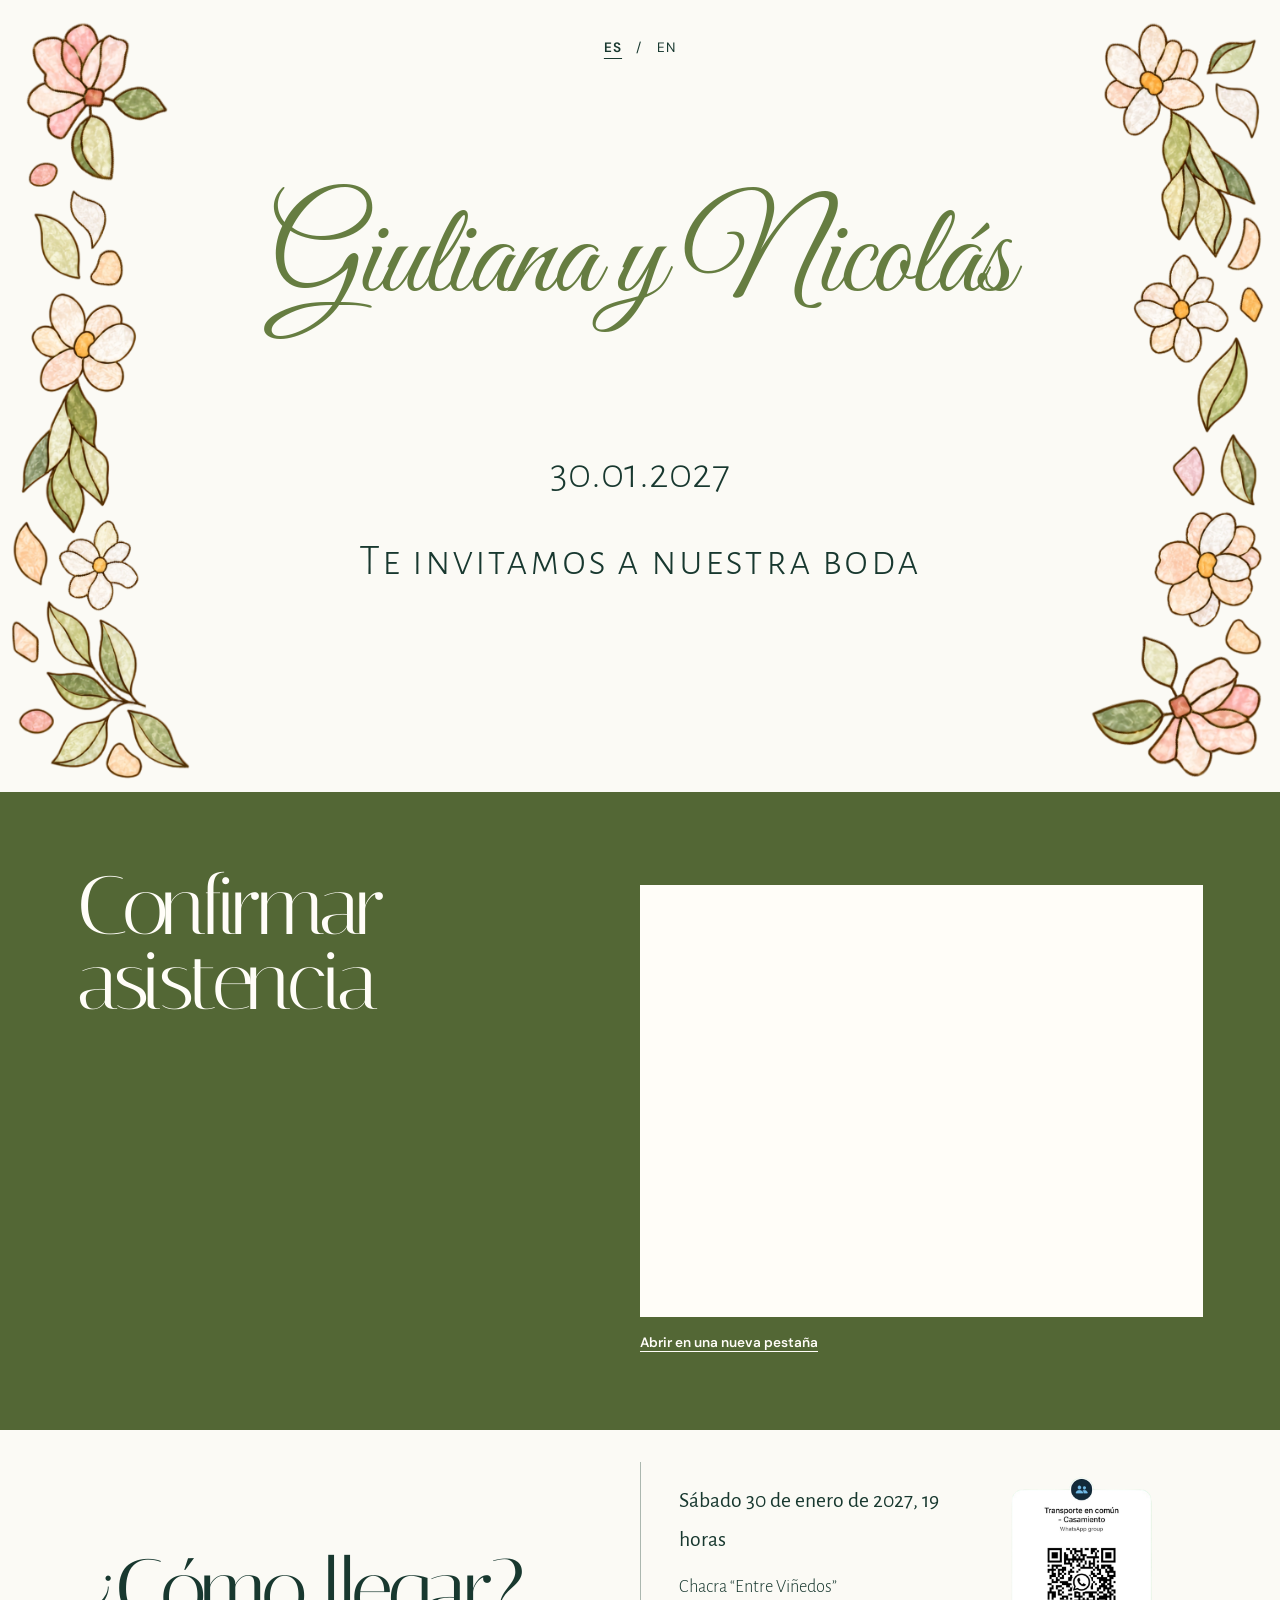
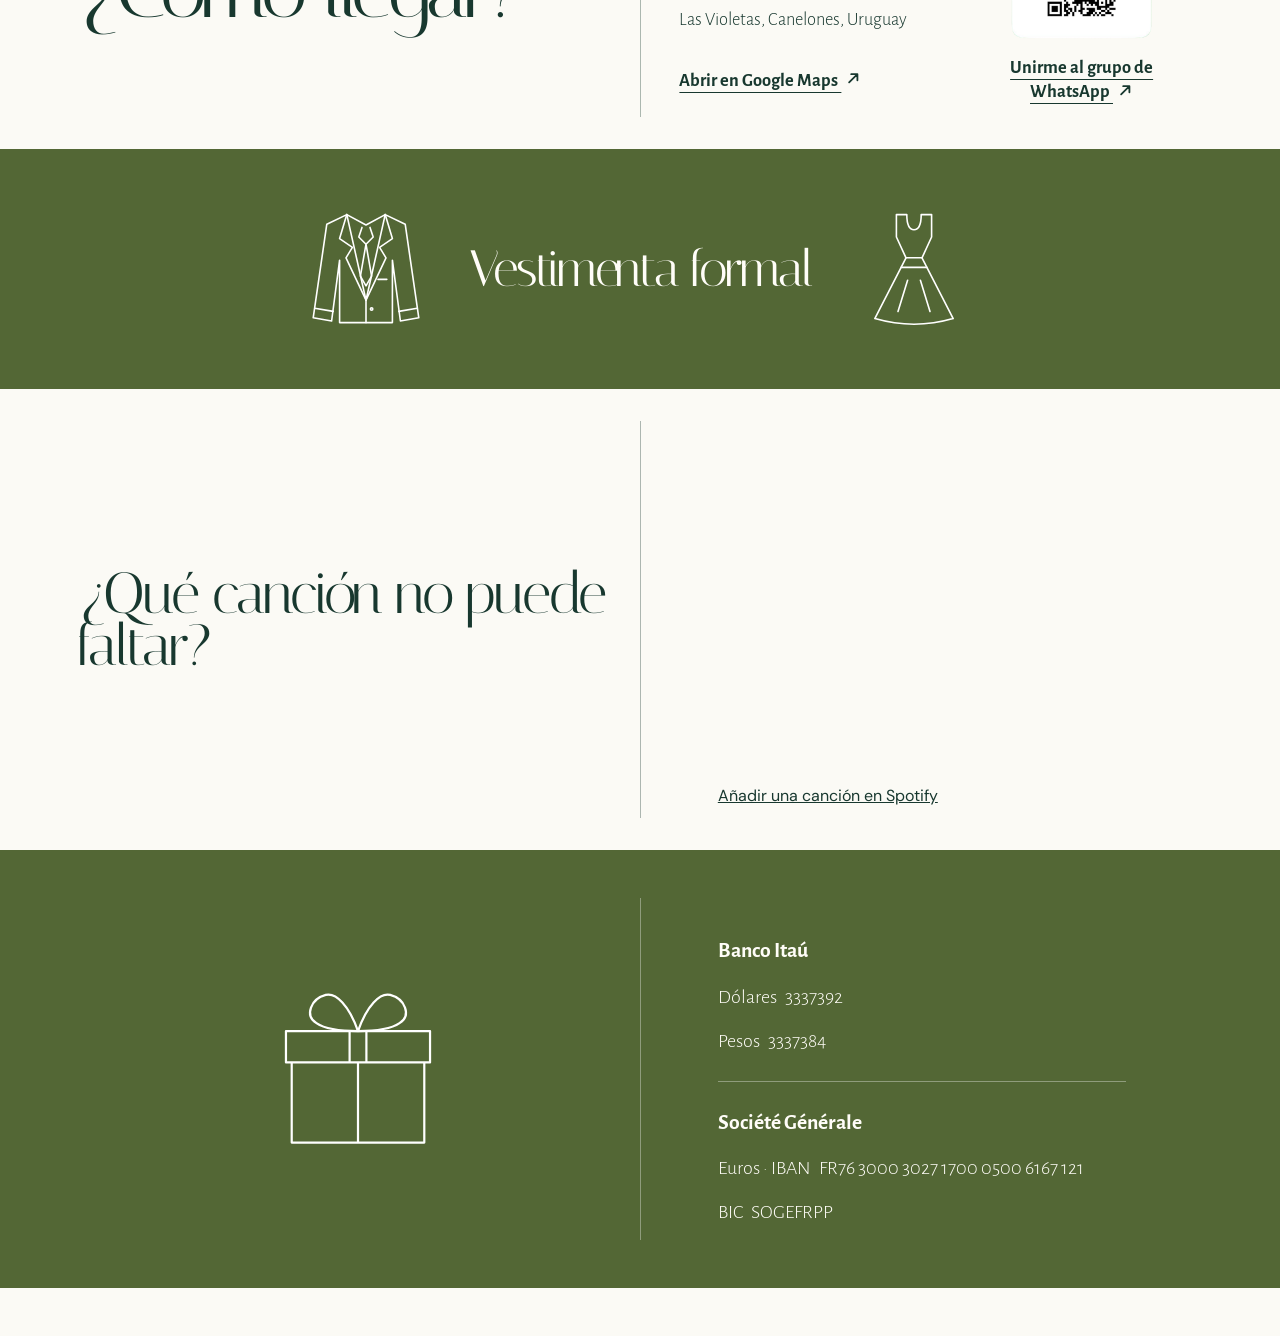
<file: index.html>
<!doctype html>
<html lang="es">
  <head>
    <meta charset="UTF-8" />
    <meta name="viewport" content="width=device-width, initial-scale=1" />
    <meta name="description" content="Giuliana y Nicolás" />
    <title>Giuliana y Nicolás</title>
    <link rel="preconnect" href="https://fonts.googleapis.com" />
    <link rel="preconnect" href="https://fonts.gstatic.com" crossorigin />
    <link href="https://fonts.googleapis.com/css2?family=Alegreya+Sans:wght@300;400;500;600&family=Alegreya+Sans+SC:wght@300;400;500&family=DM+Sans:wght@400;500;600&family=Great+Vibes&family=Italiana&display=swap" rel="stylesheet" />
    <link rel="stylesheet" href="styles.css" />
  </head>
  <body>
    <nav class="language-switch" aria-label="Idioma">
      <a href="index.html" lang="es" hreflang="es" aria-current="page">ES</a>
      <span aria-hidden="true">/</span>
      <a href="en.html" lang="en" hreflang="en">EN</a>
    </nav>
    <main class="invitation" aria-labelledby="wedding-title">
      <h1 id="wedding-title" class="visually-hidden">Giuliana y Nicolás</h1>
      <img class="flowers flowers--left" src="assets/flowers-left.png" alt="" aria-hidden="true" />
      <div class="invitation__center">
        <p class="names-text">Giuliana<span class="names-text__mobile-break" aria-hidden="true"><br /></span><span class="names-text__connector"> y </span>Nicolás</p>
        <div class="event-info">
          <p class="event-info__date">30.01.2027</p>
          <p class="event-info__invitation">Te invitamos a nuestra boda</p>
        </div>
      </div>
      <img class="flowers flowers--right" src="assets/flowers-right.png" alt="" aria-hidden="true" />
    </main>

    <section class="rsvp" id="rsvp" aria-labelledby="rsvp-title">
      <div class="rsvp__intro">
        <h2 id="rsvp-title">Confirmar asistencia</h2>
      </div>
      <div class="rsvp-form">
        <iframe
          class="rsvp-form__embed"
          src="https://docs.google.com/forms/d/e/1FAIpQLSexYNaYGW8UoQyg7f9_EmeTzEDgkeHgZBoAXlFUQQeJTzdV7g/viewform?embedded=true"
          title="Formulario de confirmación de asistencia"
          loading="lazy"
        >Cargando formulario…</iframe>
        <p class="rsvp-form__fallback">
          <a href="https://docs.google.com/forms/d/e/1FAIpQLSexYNaYGW8UoQyg7f9_EmeTzEDgkeHgZBoAXlFUQQeJTzdV7g/viewform?usp=header" target="_blank" rel="noreferrer">Abrir en una nueva pestaña</a>
        </p>
      </div>
    </section>

    <section class="details" aria-labelledby="venue-title">
      <div class="details__heading">
        <h2 id="venue-title">¿Cómo llegar?</h2>
      </div>
      <div class="details__content">
        <div class="details__address">
        <p class="details__date">Sábado 30 de enero de 2027, 19 horas</p>
        <address>
          Chacra “Entre Viñedos”<br />Las Violetas, Canelones, Uruguay
        </address>
        <a class="text-link" href="https://maps.app.goo.gl/vXwZ5cYCHZ2GvhXVA" target="_blank" rel="noreferrer">
          Abrir en Google Maps
          <svg class="text-link__icon" aria-hidden="true" viewBox="0 0 16 16" fill="none">
            <path d="M4 12 12 4M6 4h6v6" stroke="currentColor" stroke-width="1.75" stroke-linecap="round" stroke-linejoin="round" />
          </svg>
        </a>
        </div>
      <a class="details__transport" href="https://chat.whatsapp.com/HbonAlKTDCjJUm64de46P4" target="_blank" rel="noreferrer">
        <img class="details__qr" src="assets/qr_wpp.png" alt="Código QR para unirse al grupo de WhatsApp de transporte" />
        <span class="details__transport-label text-link">Unirme al grupo de WhatsApp
          <svg class="text-link__icon" aria-hidden="true" viewBox="0 0 16 16" fill="none">
            <path d="M4 12 12 4M6 4h6v6" stroke="currentColor" stroke-width="1.75" stroke-linecap="round" stroke-linejoin="round" />
          </svg>
        </span>
      </a>
      </div>
    </section>

    <section class="dress-code" aria-labelledby="dress-code-title">
      <img class="dress-code__icon" src="assets/formal-attire.svg" alt="" aria-hidden="true" width="160" height="180" />
      <h2 id="dress-code-title">Vestimenta formal</h2>
      <img class="dress-code__icon" src="assets/formal-dress.svg" alt="" aria-hidden="true" width="160" height="180" />
    </section>

    <section class="playlist" aria-labelledby="playlist-title">
      <div class="playlist__heading">
        <h2 id="playlist-title">¿Qué canción no puede faltar?</h2>
      </div>
      <div class="playlist__content">
        <iframe
          class="playlist__embed"
          src="https://open.spotify.com/embed/playlist/00ogenAznVLQHIek65mozo?utm_source=generator"
          title="Playlist del casamiento"
          loading="lazy"
          allow="autoplay; clipboard-write; encrypted-media; fullscreen; picture-in-picture"
        ></iframe>
        <a href="https://open.spotify.com/playlist/00ogenAznVLQHIek65mozo?si=b28577eede9c432b&amp;pt=3b3ae6c0c39dfba39e570ee5e693bd22">Añadir una canción en Spotify</a>
      </div>
    </section>

    <section class="gifts" aria-labelledby="gifts-title">
      <div class="gifts__heading">
        <h2 id="gifts-title"><img class="gifts__image" src="assets/gift.svg" alt="Regalos" width="362" height="372" /></h2>
      </div>
      <div class="gifts__content">
        <h3 class="gifts__region">Banco Itaú</h3>
        <dl class="gifts__account">
          <div><dt>Dólares</dt><dd>3337392</dd></div>
          <div><dt>Pesos</dt><dd>3337384</dd></div>
        </dl>
        <h3 class="gifts__region">Société Générale</h3>
        <dl class="gifts__account">
          <div><dt>Euros · IBAN</dt><dd>FR76 3000 3027 1700 0500 6167 121</dd></div>
          <div><dt>BIC</dt><dd>SOGEFRPP</dd></div>
        </dl>
      </div>
    </section>

    <footer aria-hidden="true"></footer>
  </body>
</html>
</file>
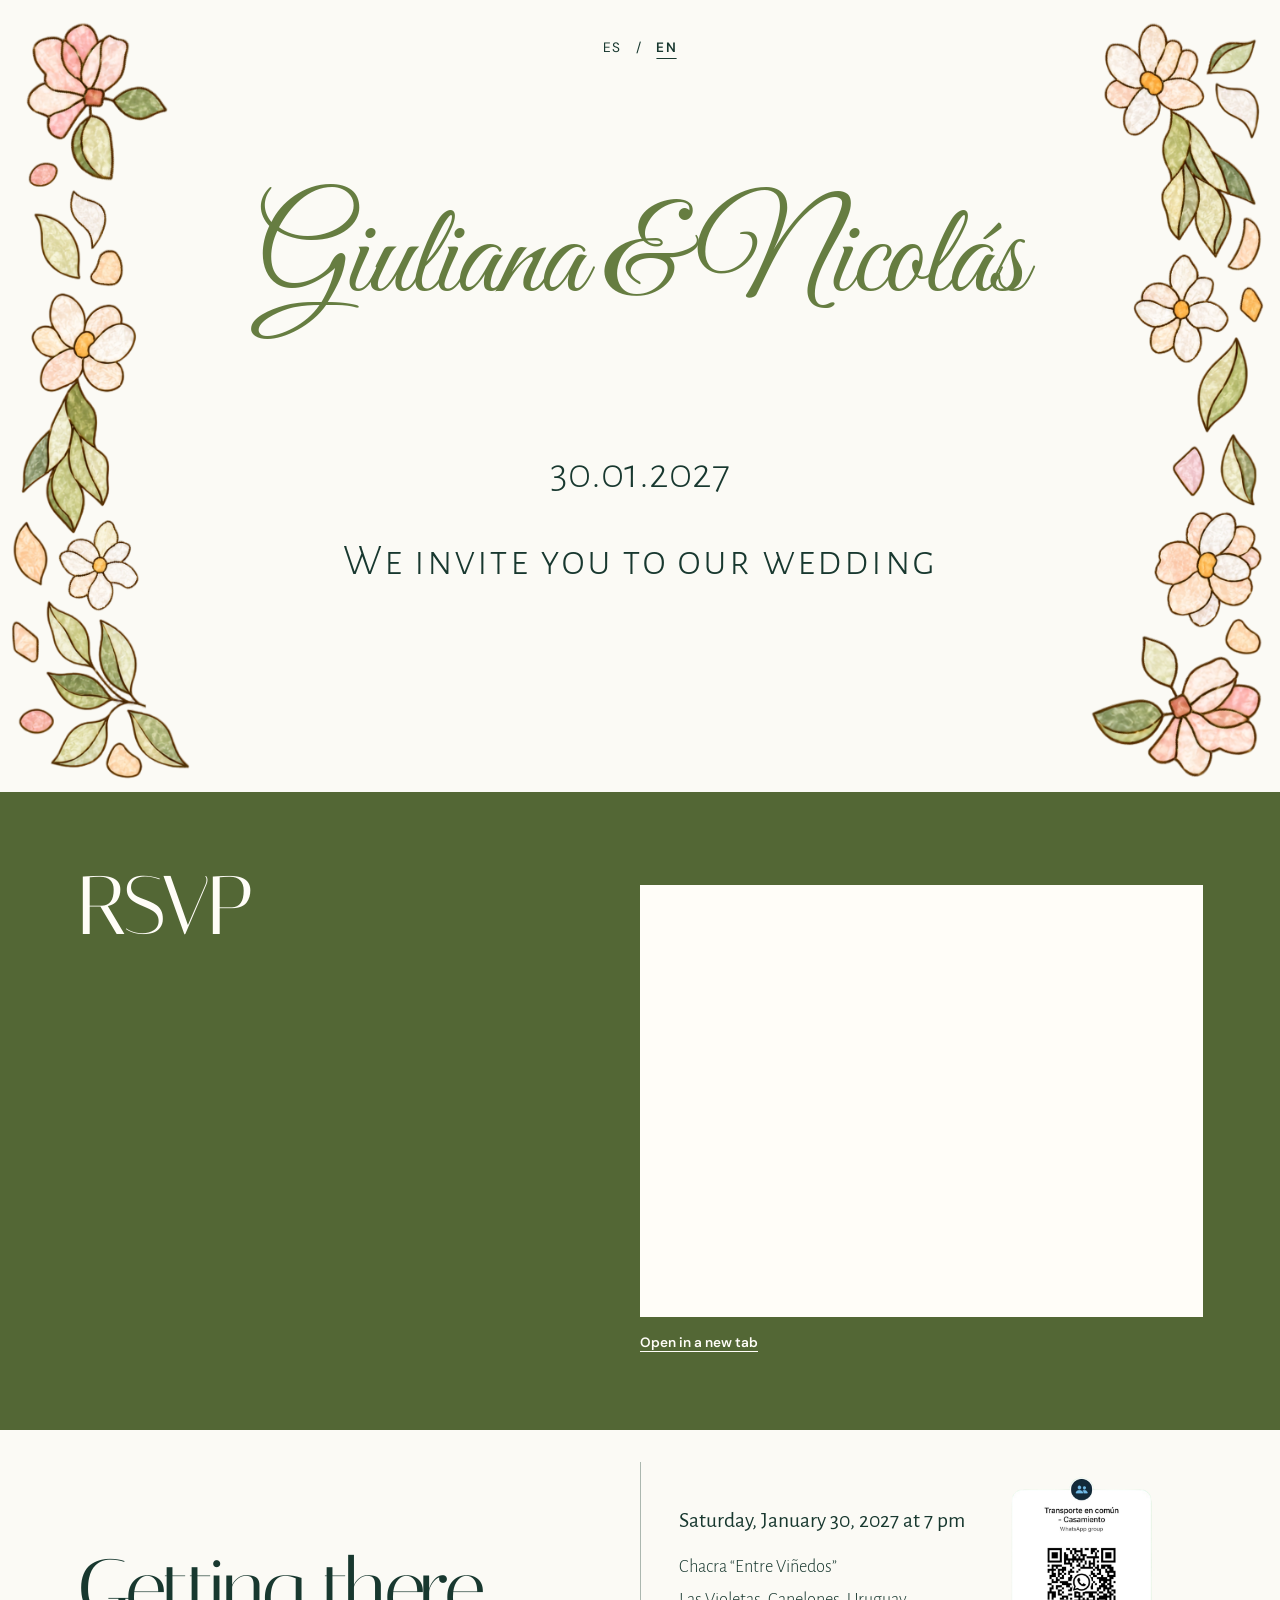
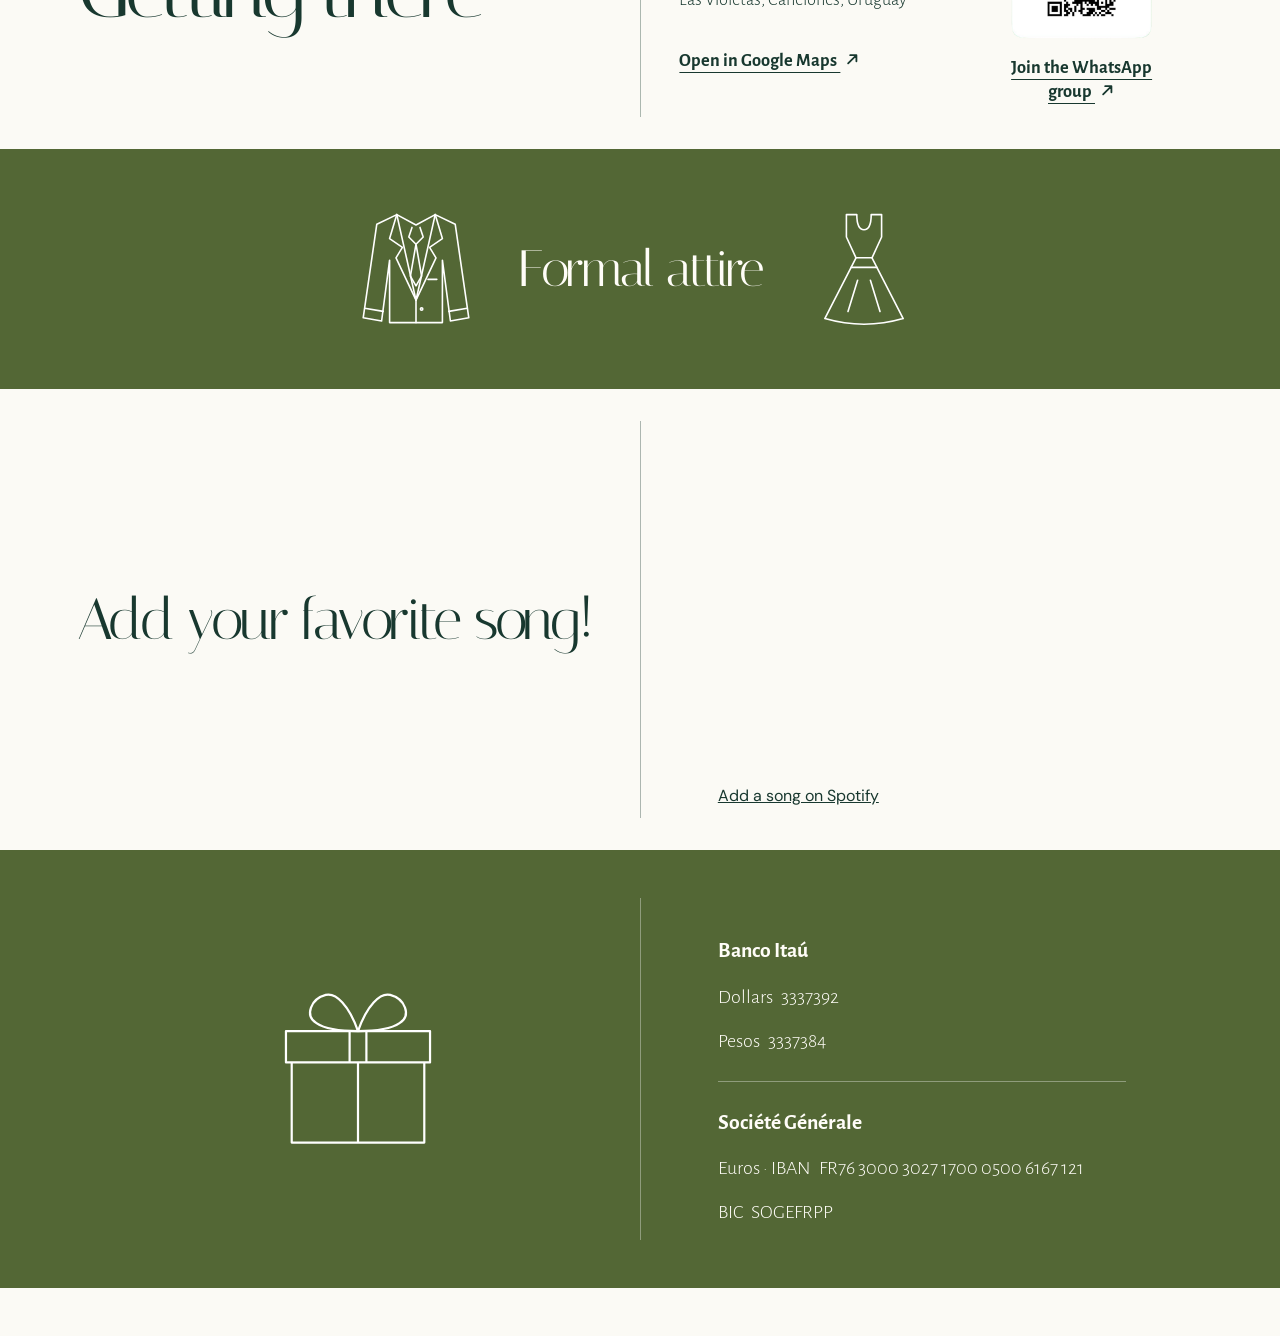
<file: en.html>
<!doctype html>
<html lang="en">
  <head>
    <meta charset="UTF-8" />
    <meta name="viewport" content="width=device-width, initial-scale=1" />
    <meta name="description" content="Giuliana and Nicolás" />
    <title>Giuliana and Nicolás</title>
    <link rel="preconnect" href="https://fonts.googleapis.com" />
    <link rel="preconnect" href="https://fonts.gstatic.com" crossorigin />
    <link href="https://fonts.googleapis.com/css2?family=Alegreya+Sans:wght@300;400;500;600&family=Alegreya+Sans+SC:wght@300;400;500&family=DM+Sans:wght@400;500;600&family=Great+Vibes&family=Italiana&display=swap" rel="stylesheet" />
    <link rel="stylesheet" href="styles.css" />
  </head>
  <body>
    <nav class="language-switch" aria-label="Language">
      <a href="index.html" lang="es" hreflang="es">ES</a>
      <span aria-hidden="true">/</span>
      <a href="en.html" lang="en" hreflang="en" aria-current="page">EN</a>
    </nav>
    <main class="invitation" aria-labelledby="wedding-title">
      <h1 id="wedding-title" class="visually-hidden">Giuliana and Nicolás</h1>
      <img class="flowers flowers--left" src="assets/flowers-left.png" alt="" aria-hidden="true" />
      <div class="invitation__center">
        <p class="names-text">Giuliana<span class="names-text__mobile-break" aria-hidden="true"><br /></span><span class="names-text__connector"> &amp; </span>Nicolás</p>
        <div class="event-info">
          <p class="event-info__date">30.01.2027</p>
          <p class="event-info__invitation">We invite you to our wedding</p>
        </div>
      </div>
      <img class="flowers flowers--right" src="assets/flowers-right.png" alt="" aria-hidden="true" />
    </main>

    <section class="rsvp" id="rsvp" aria-labelledby="rsvp-title">
      <div class="rsvp__intro">
        <h2 id="rsvp-title">RSVP</h2>
      </div>
      <div class="rsvp-form">
        <iframe
          class="rsvp-form__embed"
          src="https://docs.google.com/forms/d/e/1FAIpQLSexYNaYGW8UoQyg7f9_EmeTzEDgkeHgZBoAXlFUQQeJTzdV7g/viewform?embedded=true"
          title="RSVP form (in Spanish)"
          loading="lazy"
        >Loading form…</iframe>
        <p class="rsvp-form__fallback">
          <a href="https://docs.google.com/forms/d/e/1FAIpQLSexYNaYGW8UoQyg7f9_EmeTzEDgkeHgZBoAXlFUQQeJTzdV7g/viewform?usp=header" target="_blank" rel="noreferrer">Open in a new tab</a>
        </p>
      </div>
    </section>

    <section class="details" aria-labelledby="venue-title">
      <div class="details__heading">
        <h2 id="venue-title">Getting there</h2>
      </div>
      <div class="details__content">
        <div class="details__address">
        <p class="details__date">Saturday, January 30, 2027 at 7 pm</p>
        <address>
          Chacra “Entre Viñedos”<br />Las Violetas, Canelones, Uruguay
        </address>
        <a class="text-link" href="https://maps.app.goo.gl/vXwZ5cYCHZ2GvhXVA" target="_blank" rel="noreferrer">
          Open in Google Maps
          <svg class="text-link__icon" aria-hidden="true" viewBox="0 0 16 16" fill="none">
            <path d="M4 12 12 4M6 4h6v6" stroke="currentColor" stroke-width="1.75" stroke-linecap="round" stroke-linejoin="round" />
          </svg>
        </a>
        </div>
      <a class="details__transport" href="https://chat.whatsapp.com/HbonAlKTDCjJUm64de46P4" target="_blank" rel="noreferrer">
        <img class="details__qr" src="assets/qr_wpp.png" alt="QR code to join the transport WhatsApp group" />
        <span class="details__transport-label text-link">Join the WhatsApp group
          <svg class="text-link__icon" aria-hidden="true" viewBox="0 0 16 16" fill="none">
            <path d="M4 12 12 4M6 4h6v6" stroke="currentColor" stroke-width="1.75" stroke-linecap="round" stroke-linejoin="round" />
          </svg>
        </span>
      </a>
      </div>
    </section>

    <section class="dress-code" aria-labelledby="dress-code-title">
      <img class="dress-code__icon" src="assets/formal-attire.svg" alt="" aria-hidden="true" width="160" height="180" />
      <h2 id="dress-code-title">Formal attire</h2>
      <img class="dress-code__icon" src="assets/formal-dress.svg" alt="" aria-hidden="true" width="160" height="180" />
    </section>

    <section class="playlist" aria-labelledby="playlist-title">
      <div class="playlist__heading">
        <h2 id="playlist-title">Add your favorite song!</h2>
      </div>
      <div class="playlist__content">
        <iframe
          class="playlist__embed"
          src="https://open.spotify.com/embed/playlist/00ogenAznVLQHIek65mozo?utm_source=generator"
          title="Wedding playlist"
          loading="lazy"
          allow="autoplay; clipboard-write; encrypted-media; fullscreen; picture-in-picture"
        ></iframe>
        <a href="https://open.spotify.com/playlist/00ogenAznVLQHIek65mozo?si=b28577eede9c432b&amp;pt=3b3ae6c0c39dfba39e570ee5e693bd22">Add a song on Spotify</a>
      </div>
    </section>

    <section class="gifts" aria-labelledby="gifts-title">
      <div class="gifts__heading">
        <h2 id="gifts-title"><img class="gifts__image" src="assets/gift.svg" alt="Gifts" width="362" height="372" /></h2>
      </div>
      <div class="gifts__content">
        <h3 class="gifts__region">Banco Itaú</h3>
        <dl class="gifts__account">
          <div><dt>Dollars</dt><dd>3337392</dd></div>
          <div><dt>Pesos</dt><dd>3337384</dd></div>
        </dl>
        <h3 class="gifts__region">Société Générale</h3>
        <dl class="gifts__account">
          <div><dt>Euros · IBAN</dt><dd>FR76 3000 3027 1700 0500 6167 121</dd></div>
          <div><dt>BIC</dt><dd>SOGEFRPP</dd></div>
        </dl>
      </div>
    </section>

    <footer aria-hidden="true"></footer>
  </body>
</html>
</file>
<file: styles.css>
:root {
  --paper: #fbfaf5;
  --ink: #18382f;
  --names-green: #536735;
  --peach: #efb99d;
  --white: #fffdf8;
  --display: "Italiana", Georgia, serif;
  --body: "DM Sans", Arial, sans-serif;
}

* { box-sizing: border-box; }

html,
body {
  min-height: 100%;
  margin: 0;
  background: var(--paper);
  color: var(--ink);
  font-family: var(--body);
}

a { color: inherit; }

.invitation {
  position: relative;
  display: grid;
  grid-template-columns: clamp(8rem, 18vw, 18rem) minmax(0, 1fr) clamp(8rem, 18vw, 18rem);
  align-items: center;
  min-height: 88svh;
  overflow: hidden;
  background: var(--paper);
}

.flowers {
  display: block;
  width: 100%;
  height: 88svh;
  object-fit: contain;
}

.flowers--left { object-position: left center; }
.flowers--right { object-position: right center; }

.invitation__center {
  width: 100%;
  text-align: center;
}

.names-text {
  display: block;
  margin: 0 auto;
  color: #667d41;
  font-family: "Great Vibes", cursive;
  font-size: clamp(4.5rem, 10vw, 10rem);
  font-weight: 400;
  letter-spacing: -.02em;
  line-height: .9;
  white-space: nowrap;
}

.names-text__mobile-break { display: none; }

.event-info {
  margin: clamp(8rem, 16vh, 5rem) 0 0;
  font-family: "Alegreya Sans", sans-serif;
  font-size: clamp(1.1rem, 1.7vw, 1.5rem);
  font-weight: 300;
  line-height: 1.25;
}

.event-info p { margin: 0; }

.event-info__date {
  font-size: 2em;
  font-weight: 300;
}

.event-info__invitation {
  margin: 2rem 0 0 !important;
  font-family: "Alegreya Sans SC", sans-serif;
  font-size: 2em;
  font-weight: 300;
  letter-spacing: .05em;
}

.event-info__mobile-break { display: none; }

.event-info__venue {
  margin-top: 1.5rem !important;
}

.event-info__location {
  margin-top: .35rem !important;
}

.visually-hidden {
  position: absolute;
  width: 1px;
  height: 1px;
  padding: 0;
  margin: -1px;
  overflow: hidden;
  clip: rect(0, 0, 0, 0);
  white-space: nowrap;
  border: 0;
}

.details,
.rsvp {
  padding: clamp(4rem, 6vw, 6rem);
}

.eyebrow {
  margin: 0 0 1.5rem;
  font-size: .72rem;
  font-weight: 600;
  letter-spacing: .18em;
  text-transform: uppercase;
}

h2 {
  margin: 0;
  font-family: var(--display);
  font-size: clamp(4rem, 9vw, 8rem);
  font-weight: 400;
  line-height: .9;
  letter-spacing: -.045em;
}

#venue-title,
#rsvp-title,
#playlist-title,
#travel-group-title {
  font-size: clamp(2.75rem, 6.5vw, 6rem);
}

#venue-title {
  white-space: nowrap;
}

.details {
  display: grid;
  grid-template-columns: minmax(0, 1fr) minmax(0, 1fr);
  align-items: center;
  min-height: auto;
  padding: 2rem clamp(2rem, 6vw, 6rem);
  background: var(--paper);
  color: var(--ink);
}

.details__content {
  display: grid;
  grid-template-columns: minmax(0, 1fr) auto;
  align-items: center;
  gap: 1rem;
  border-left: 1px solid rgba(24, 56, 47, .35);
  padding: .75rem clamp(1rem, 3vw, 3rem);
  font-family: "Alegreya Sans", sans-serif;
  font-size: 1.15rem;
  font-weight: 300;
  line-height: 1.8;
}

.details__transport {
  display: block;
  width: clamp(8rem, 13vw, 12rem);
  text-align: center;
  text-decoration: none;
  text-underline-offset: .25rem;
}

.details__transport-label {
  display: block;
  margin-top: .75rem;
  font-size: inherit;
  line-height: 1.35;
  text-decoration: underline;
}

.details__qr {
  display: block;
  width: 100%;
  height: auto;
}

.details__date {
  margin: 0 0 .6rem;
  font-size: 1.35rem;
  font-weight: 400;
}

address {
  margin-bottom: 1.75rem;
  font-style: normal;
}

.text-link {
  font-weight: 600;
  text-underline-offset: .35rem;
}

.text-link__icon {
  display: inline-block;
  width: .9em;
  height: .9em;
  margin-left: .2em;
  vertical-align: -.05em;
}

.rsvp {
  display: grid;
  grid-template-columns: .9fr 1.1fr;
  align-items: start;
  gap: clamp(3rem, 8vw, 9rem);
  background: var(--names-green);
  color: var(--white);
}

.rsvp__intro {
  position: sticky;
  top: 5rem;
}

.rsvp__intro > p:last-child {
  max-width: 28rem;
  line-height: 1.6;
}

.rsvp-form {
  width: 100%;
  max-width: 42rem;
  padding-top: 1rem;
}

.rsvp-form__embed {
  display: block;
  width: 100%;
  height: 27rem;
  border: 0;
  background: var(--white);
}

.rsvp-form__fallback {
  margin: 1rem 0 0;
  font-size: .85rem;
  line-height: 1.5;
}

.rsvp-form__fallback a {
  font-weight: 600;
  text-underline-offset: .25rem;
}

.playlist {
  display: grid;
  grid-template-columns: 1fr 1fr;
  align-items: center;
  min-height: auto;
  padding: 2rem clamp(2rem, 6vw, 6rem);
  background: var(--paper);
  color: var(--ink);
}

.playlist__content {
  border-left: 1px solid rgba(24, 56, 47, .35);
  padding: .75rem clamp(2rem, 6vw, 6rem);
}

#playlist-title {
  font-size: clamp(2.25rem, 4.5vw, 4.5rem);
  padding-right: 1.5rem;
}

.dress-code {
  display: flex;
  justify-content: center;
  align-items: center;
  gap: clamp(.75rem, 3vw, 3rem);
  padding: 3rem 1.5rem;
  text-align: center;
  background: var(--names-green);
  color: var(--white);
}

.dress-code__icon {
  display: block;
  width: clamp(3.5rem, 10vw, 8rem);
  flex-shrink: 0;
  height: auto;
}

#dress-code-title {
  margin: 0;
  font-size: clamp(2rem, 4vw, 3.5rem);
}

.playlist__content p {
  margin: 0 0 1.25rem;
  font-family: "Alegreya Sans", sans-serif;
  font-size: clamp(1.2rem, 2vw, 1.5rem);
  font-weight: 300;
  line-height: 1.45;
}

.playlist__embed {
  display: block;
  width: 100%;
  height: 22rem;
  border: 0;
}

.travel-group {
  display: grid;
  grid-template-columns: 1fr 1fr;
  align-items: center;
  min-height: auto;
  padding: 2rem clamp(2rem, 6vw, 6rem);
  background: var(--names-green);
  color: var(--white);
}

.travel-group__content {
  max-width: 30rem;
  border-left: 1px solid rgba(255, 255, 255, .35);
  padding: .75rem clamp(2rem, 6vw, 6rem);
}

.travel-group__qr {
  display: block;
  width: min(100%, 20rem);
  height: auto;
  margin: 0 0 1.5rem -1.5rem;
}

.travel-group__link {
  display: inline-flex;
  align-items: center;
  gap: .35rem;
  color: var(--white);
  font-size: 1.05rem;
  font-weight: 600;
  text-decoration: underline;
  text-decoration-color: var(--peach);
  text-decoration-thickness: 2px;
  text-underline-offset: .45rem;
}

.travel-group__icon {
  width: .9em;
  height: .9em;
}

footer {
  padding: 1.5rem;
  background: var(--paper);
  color: var(--ink);
  text-align: center;
  font-size: .72rem;
  letter-spacing: .14em;
  text-transform: uppercase;
}

footer p { margin: 0; }

a:focus-visible {
  outline: 3px solid var(--peach);
  outline-offset: 4px;
}

@media (max-width: 700px) {
  .invitation {
    grid-template-columns: 5.5rem minmax(0, 1fr) 5.5rem;
    min-height: 21.72rem;
  }

  .flowers {
    height: auto;
    aspect-ratio: 475 / 1875;
    object-fit: contain;
  }

  .flowers--left { object-position: left bottom; }
  .flowers--right { object-position: right bottom; }

  .names-text {
    font-size: clamp(3.25rem, 15vw, 6rem);
    line-height: .82;
    white-space: normal;
  }

  .names-text__mobile-break { display: inline; }

  .event-info {
    margin-top: 1.5rem;
  }

  .event-info__date { font-size: 1.4em; }

  .event-info__invitation {
    width: 100%;
    font-size: clamp(1rem, 5vw, 1.4em);
    letter-spacing: .02em;
    text-align: center;
    white-space: nowrap;
  }

  .event-info__mobile-break { display: inline; }

  .details,
  .rsvp,
  .playlist,
  .travel-group {
    grid-template-columns: 1fr;
    gap: 3rem;
    padding: 4rem 1.5rem;
  }

  .details,
  .playlist,
  .travel-group { padding-block: 2.5rem; }

  .details__content {
    grid-template-columns: minmax(0, 1fr) auto;
    border-top: 1px solid rgba(24, 56, 47, .35);
    border-left: 0;
    padding: 1.5rem 0 0;
  }

  .details__transport {
    width: clamp(6.5rem, 29vw, 9rem);
  }

  .travel-group__content {
    border-top: 1px solid rgba(255, 255, 255, .35);
    border-left: 0;
    padding: 1.5rem 0 0;
    text-align: center;
  }

  .playlist__content {
    border-top: 1px solid rgba(24, 56, 47, .35);
    border-left: 0;
    padding: 1.5rem 0 0;
  }

  .travel-group__qr {
    margin: 0 auto 1.5rem;
  }

  .rsvp__intro { position: static; }
}

.language-switch {
  position: absolute;
  top: 1.25rem;
  left: 50%;
  transform: translateX(-50%);
  z-index: 1;
  display: flex;
  align-items: center;
  gap: .65rem;
  padding: .35rem .65rem;
  border-radius: .25rem;
  background: var(--paper);
  font-size: .85rem;
  letter-spacing: .08em;
}

.language-switch a {
  display: inline-flex;
  align-items: center;
  min-height: 2.75rem;
  padding-inline: .25rem;
  text-decoration: none;
}

.language-switch a[aria-current="page"] {
  font-weight: 600;
  text-decoration: underline;
  text-underline-offset: .35rem;
}

.gifts {
  display: grid;
  grid-template-columns: minmax(0, 1fr) minmax(0, 1fr);
  align-items: center;
  row-gap: 2rem;
  padding: 3rem clamp(2rem, 6vw, 6rem);
  background: var(--names-green);
  color: var(--white);
}

#gifts-title { margin: 0; }

.gifts__image {
  filter: brightness(0) invert(1);
  display: block;
  width: min(50%, 10rem);
  height: auto;
  margin: 0 auto;
}

.gifts__content {
  border-left: 1px solid rgba(255, 255, 255, .35);
  padding: .75rem clamp(2rem, 6vw, 6rem);
  font-family: "Alegreya Sans", sans-serif;
  font-size: 1.25rem;
  font-weight: 300;
  line-height: 1.6;
}

.gifts__content p { margin: 0 0 1.5rem; }
.gifts__region {
  margin: 1.5rem 0 .75rem;
  font-size: 1.35rem;
  font-weight: 700;
}
.gifts__account + .gifts__region {
  border-top: 1px solid rgba(255, 255, 255, .35);
  padding-top: 1.5rem;
}
.gifts__account { margin: 0; }
.gifts__account dd { overflow-wrap: anywhere; }
.gifts__account div + div { margin-top: .75rem; }
.gifts__account dt { display: inline; }
.gifts__account dd { display: inline; margin: 0 0 0 .4em; font-weight: inherit; }

@media (max-width: 700px) {
  .invitation { padding-top: 4.5rem; }
  .gifts { grid-template-columns: 1fr; padding: 2.5rem 1.5rem; }
  .gifts__content {
    border-top: 1px solid rgba(255, 255, 255, .35);
    border-left: 0;
    padding: 1.5rem 0 0;
  }
  html[lang="en"] .event-info__invitation {
    white-space: normal;
  }
}

.gifts__content .gifts__currency {
  margin: -.5rem 0 1rem;
  font-size: 1rem;
}
</file>
